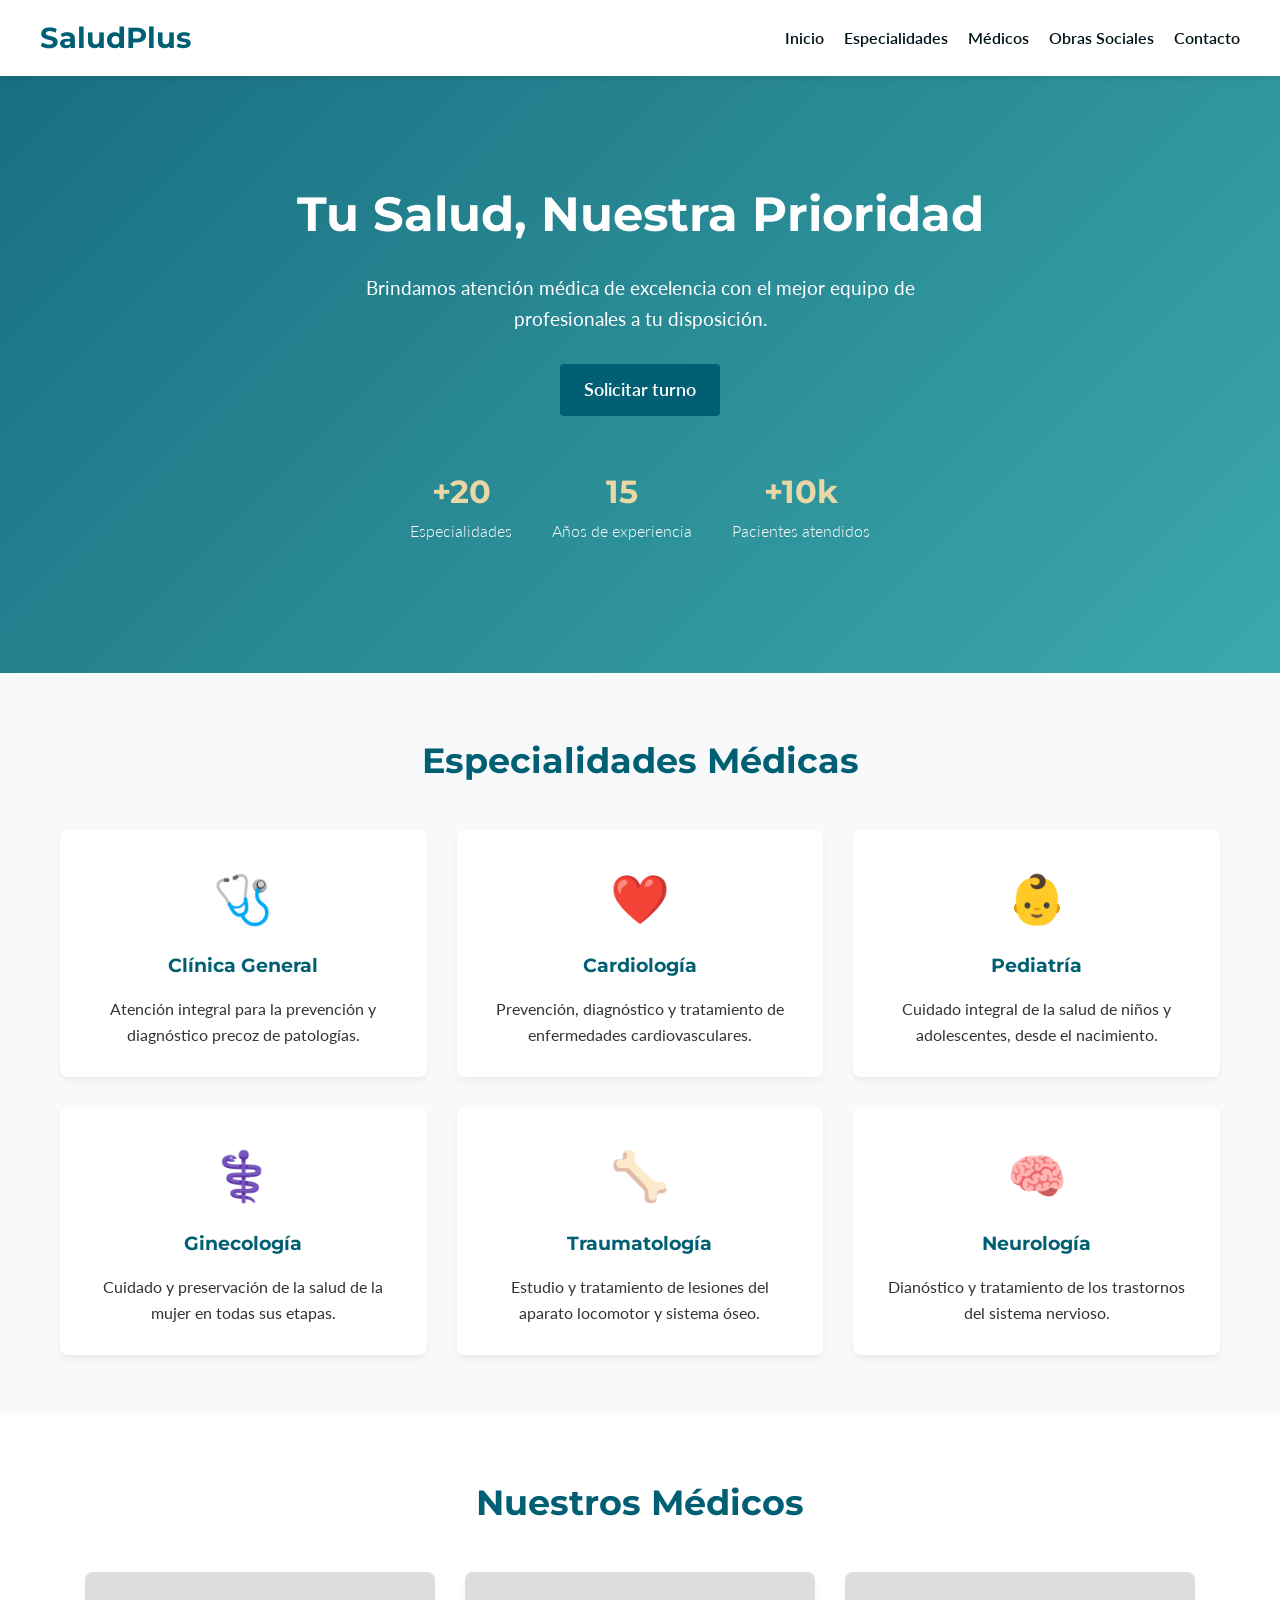
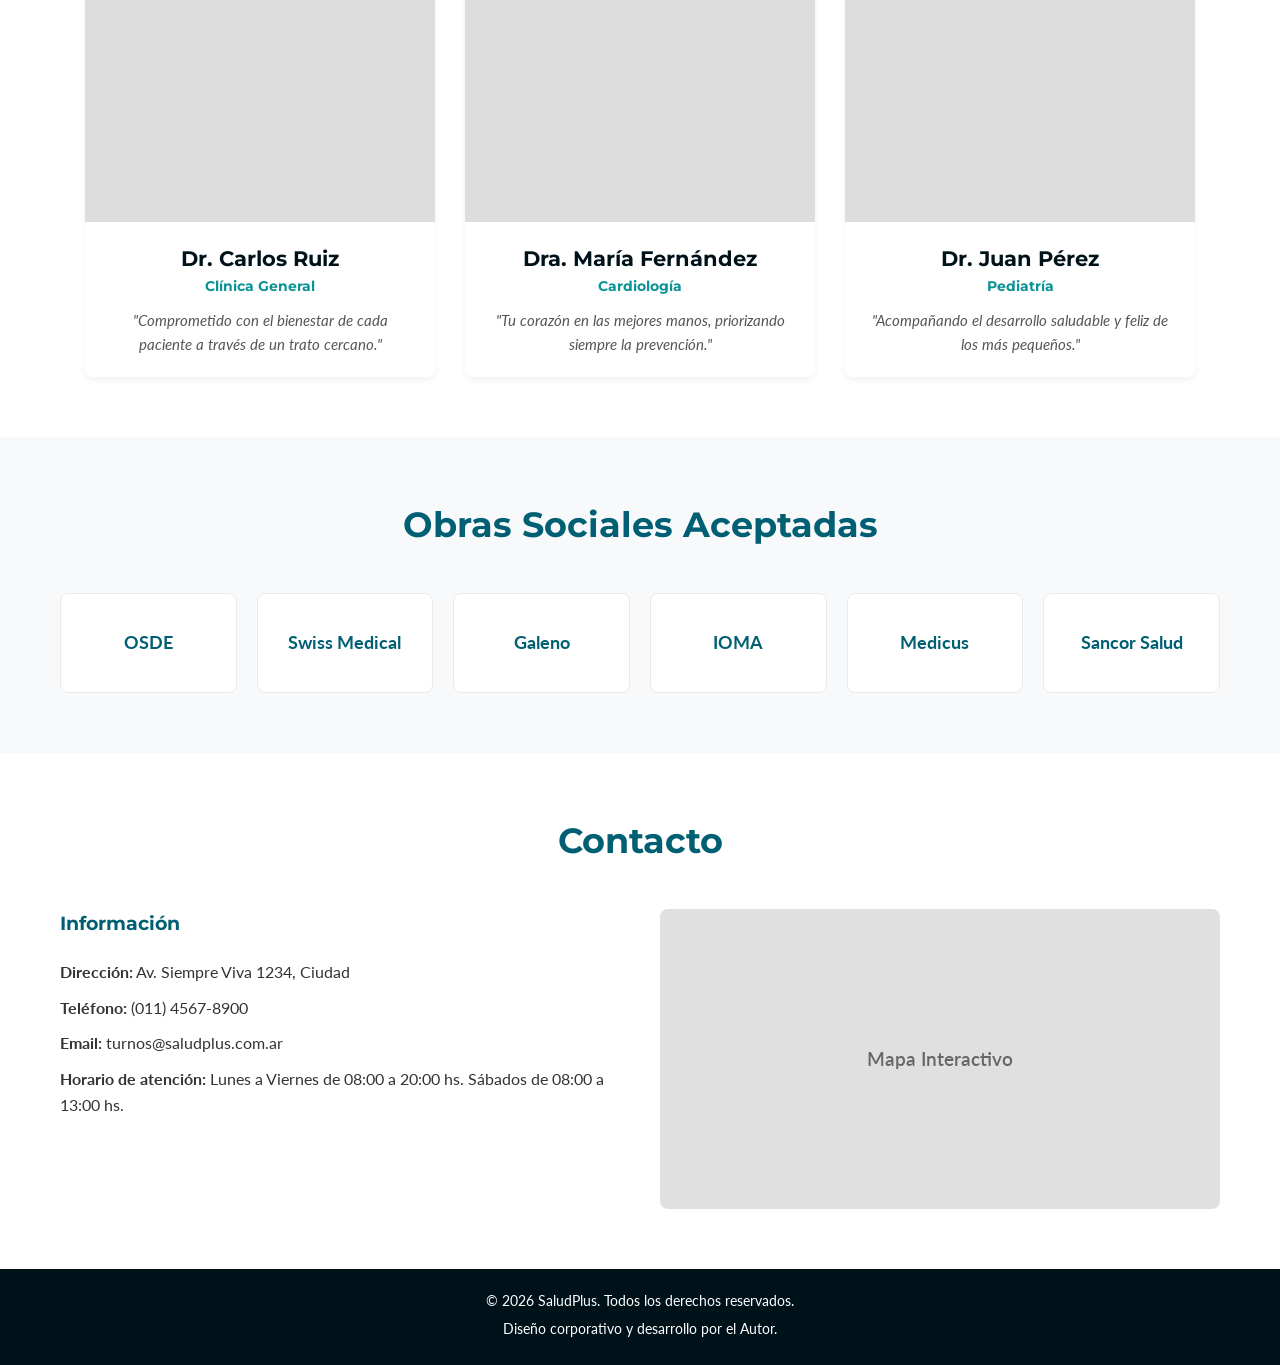
<file: index.html>
<!DOCTYPE html>
<html lang="es">
<head>
    <meta charset="UTF-8">
    <meta name="viewport" content="width=device-width, initial-scale=1.0">
    <title>SaludPlus - Clínica Médica</title>
    <link rel="stylesheet" href="css/styles.css">
    <link rel="preconnect" href="https://fonts.googleapis.com">
    <link rel="preconnect" href="https://fonts.gstatic.com" crossorigin>
    <link href="https://fonts.googleapis.com/css2?family=Lato:wght@300;400;700&family=Montserrat:wght@400;600;700&display=swap" rel="stylesheet">
</head>
<body>
    <!-- 1. Encabezado (Header) -->
    <header class="header">
        <div class="logo">SaludPlus</div>
        <nav class="nav">
            <ul>
                <li><a href="#inicio">Inicio</a></li>
                <li><a href="#especialidades">Especialidades</a></li>
                <li><a href="#medicos">Médicos</a></li>
                <li><a href="#obras-sociales">Obras Sociales</a></li>
                <li><a href="#contacto">Contacto</a></li>
            </ul>
        </nav>
    </header>

    <main>
        <!-- 2. Sección Hero -->
        <section id="inicio" class="hero">
            <div class="hero-content">
                <h1>Tu Salud, Nuestra Prioridad</h1>
                <p>Brindamos atención médica de excelencia con el mejor equipo de profesionales a tu disposición.</p>
                <a href="turnos.html" class="btn-primary">Solicitar turno</a>
                <div class="trust-indicators">
                    <div class="indicator">
                        <h3>+20</h3>
                        <p>Especialidades</p>
                    </div>
                    <div class="indicator">
                        <h3>15</h3>
                        <p>Años de experiencia</p>
                    </div>
                    <div class="indicator">
                        <h3>+10k</h3>
                        <p>Pacientes atendidos</p>
                    </div>
                </div>
            </div>
        </section>

        <!-- 3. Especialidades Médicas -->
        <section id="especialidades" class="section bg-light">
            <div class="container">
                <h2 class="section-title">Especialidades Médicas</h2>
                <div class="grid-especialidades">
                    <div class="card-especialidad">
                        <div class="icon">🩺</div>
                        <h3>Clínica General</h3>
                        <p>Atención integral para la prevención y diagnóstico precoz de patologías.</p>
                    </div>
                    <div class="card-especialidad">
                        <div class="icon">❤️</div>
                        <h3>Cardiología</h3>
                        <p>Prevención, diagnóstico y tratamiento de enfermedades cardiovasculares.</p>
                    </div>
                    <div class="card-especialidad">
                        <div class="icon">👶</div>
                        <h3>Pediatría</h3>
                        <p>Cuidado integral de la salud de niños y adolescentes, desde el nacimiento.</p>
                    </div>
                    <div class="card-especialidad">
                        <div class="icon">⚕️</div>
                        <h3>Ginecología</h3>
                        <p>Cuidado y preservación de la salud de la mujer en todas sus etapas.</p>
                    </div>
                    <div class="card-especialidad">
                        <div class="icon">🦴</div>
                        <h3>Traumatología</h3>
                        <p>Estudio y tratamiento de lesiones del aparato locomotor y sistema óseo.</p>
                    </div>
                    <div class="card-especialidad">
                        <div class="icon">🧠</div>
                        <h3>Neurología</h3>
                        <p>Dianóstico y tratamiento de los trastornos del sistema nervioso.</p>
                    </div>
                </div>
            </div>
        </section>

        <!-- 4. Nuestros Médicos -->
        <section id="medicos" class="section">
            <div class="container">
                <h2 class="section-title">Nuestros Médicos</h2>
                <div class="flex-medicos">
                    <div class="card-medico">
                        <div class="medico-img-placeholder"></div>
                        <div class="medico-info">
                            <h3>Dr. Carlos Ruiz</h3>
                            <h4 class="especialidad">Clínica General</h4>
                            <p>"Comprometido con el bienestar de cada paciente a través de un trato cercano."</p>
                        </div>
                    </div>
                    <div class="card-medico">
                        <div class="medico-img-placeholder"></div>
                        <div class="medico-info">
                            <h3>Dra. María Fernández</h3>
                            <h4 class="especialidad">Cardiología</h4>
                            <p>"Tu corazón en las mejores manos, priorizando siempre la prevención."</p>
                        </div>
                    </div>
                    <div class="card-medico">
                        <div class="medico-img-placeholder"></div>
                        <div class="medico-info">
                            <h3>Dr. Juan Pérez</h3>
                            <h4 class="especialidad">Pediatría</h4>
                            <p>"Acompañando el desarrollo saludable y feliz de los más pequeños."</p>
                        </div>
                    </div>
                </div>
            </div>
        </section>

        <!-- 5. Obras Sociales -->
        <section id="obras-sociales" class="section bg-light">
            <div class="container">
                <h2 class="section-title">Obras Sociales Aceptadas</h2>
                <div class="grid-obras-sociales">
                    <div class="obra-social">OSDE</div>
                    <div class="obra-social">Swiss Medical</div>
                    <div class="obra-social">Galeno</div>
                    <div class="obra-social">IOMA</div>
                    <div class="obra-social">Medicus</div>
                    <div class="obra-social">Sancor Salud</div>
                </div>
            </div>
        </section>

        <!-- 6. Contacto y Footer -->
        <section id="contacto" class="section">
            <div class="container">
                <h2 class="section-title">Contacto</h2>
                <div class="contacto-content">
                    <div class="datos-contacto">
                        <h3>Información</h3>
                        <p><strong>Dirección:</strong> Av. Siempre Viva 1234, Ciudad</p>
                        <p><strong>Teléfono:</strong> (011) 4567-8900</p>
                        <p><strong>Email:</strong> turnos@saludplus.com.ar</p>
                        <p><strong>Horario de atención:</strong> Lunes a Viernes de 08:00 a 20:00 hs. Sábados de 08:00 a 13:00 hs.</p>
                    </div>
                    <div class="mapa-placeholder">
                        <p>Mapa Interactivo</p>
                    </div>
                </div>
            </div>
        </section>
    </main>

    <footer class="footer">
        <div class="container">
            <p>&copy; 2026 SaludPlus. Todos los derechos reservados.</p>
            <p>Diseño corporativo y desarrollo por el Autor.</p>
        </div>
    </footer>
</body>
</html>
</file>
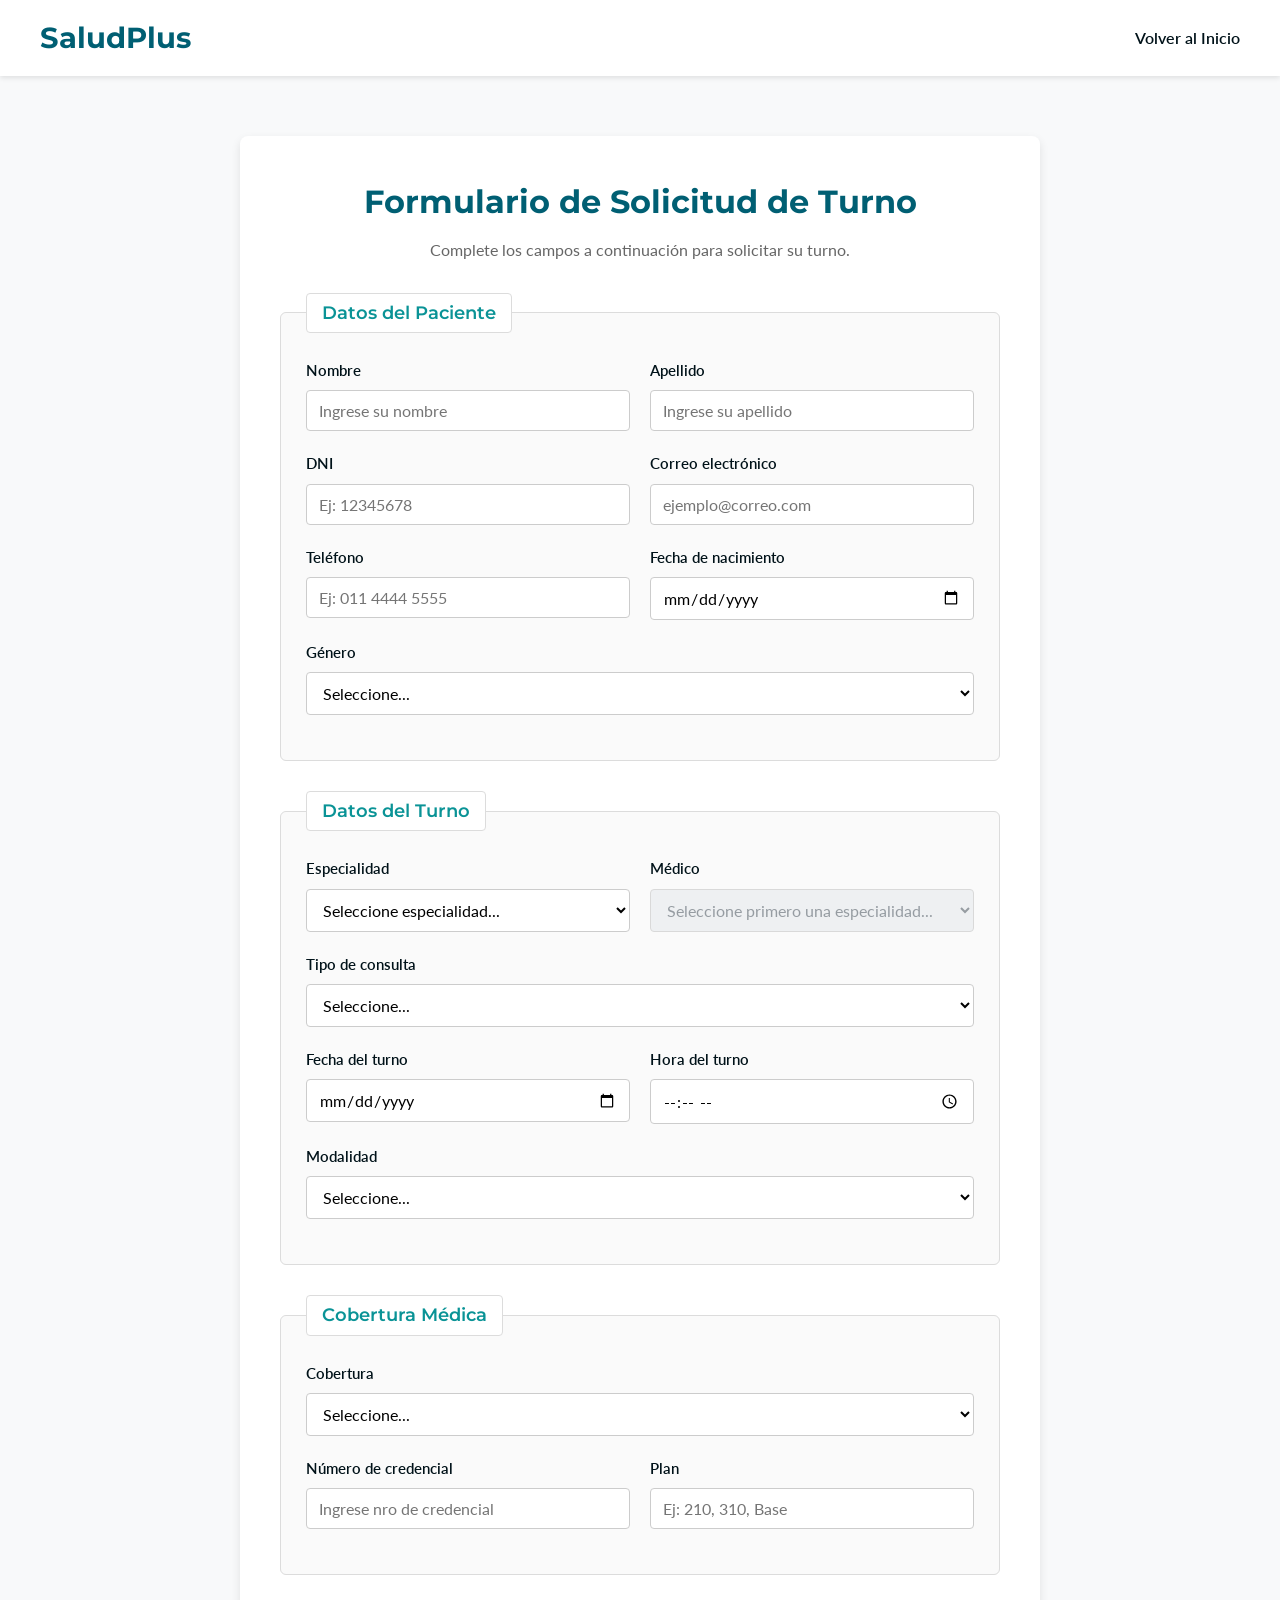
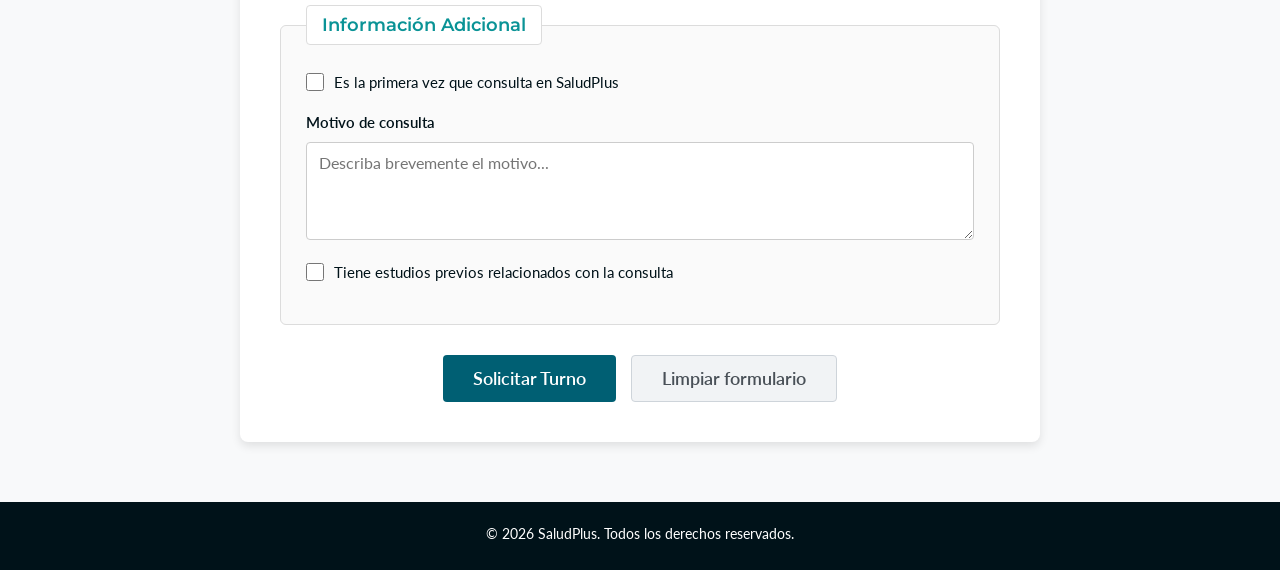
<file: turnos.html>
<!DOCTYPE html>
<html lang="es">
<head>
    <meta charset="UTF-8">
    <meta name="viewport" content="width=device-width, initial-scale=1.0">
    <title>Solicitar Turno - SaludPlus</title>
    <link rel="stylesheet" href="css/styles.css">
    <link rel="stylesheet" href="css/turnos.css">
    <link rel="preconnect" href="https://fonts.googleapis.com">
    <link rel="preconnect" href="https://fonts.gstatic.com" crossorigin>
    <link href="https://fonts.googleapis.com/css2?family=Lato:wght@300;400;700&family=Montserrat:wght@400;600;700&display=swap" rel="stylesheet">
</head>
<body>
    <header class="header">
        <div class="logo">SaludPlus</div>
        <nav class="nav">
            <ul>
                <li><a href="index.html">Volver al Inicio</a></li>
            </ul>
        </nav>
    </header>

    <main class="main-form">
        <div class="form-container">
            <h1>Formulario de Solicitud de Turno</h1>
            <p class="form-subtitle">Complete los campos a continuación para solicitar su turno.</p>
            
            <form id="turnoForm" action="#" method="POST">
                
                <!-- Sección 1: Datos del Paciente -->
                <fieldset>
                    <legend>Datos del Paciente</legend>
                    <div class="form-group-row">
                        <div class="form-group">
                            <label for="nombre">Nombre</label>
                            <input type="text" id="nombre" name="nombre" placeholder="Ingrese su nombre" required>
                        </div>
                        <div class="form-group">
                            <label for="apellido">Apellido</label>
                            <input type="text" id="apellido" name="apellido" placeholder="Ingrese su apellido" required>
                        </div>
                    </div>
                    
                    <div class="form-group-row">
                        <div class="form-group">
                            <label for="dni">DNI</label>
                            <input type="text" id="dni" name="dni" placeholder="Ej: 12345678" required>
                        </div>
                        <div class="form-group">
                            <label for="email">Correo electrónico</label>
                            <input type="email" id="email" name="email" placeholder="ejemplo@correo.com" required>
                        </div>
                    </div>

                    <div class="form-group-row">
                        <div class="form-group">
                            <label for="telefono">Teléfono</label>
                            <input type="tel" id="telefono" name="telefono" placeholder="Ej: 011 4444 5555" required>
                        </div>
                        <div class="form-group">
                            <label for="fechaNacimiento">Fecha de nacimiento</label>
                            <input type="date" id="fechaNacimiento" name="fechaNacimiento" required>
                        </div>
                    </div>
                    
                    <div class="form-group">
                        <label for="genero">Género</label>
                        <select id="genero" name="genero" required>
                            <option value="">Seleccione...</option>
                            <option value="masculino">Masculino</option>
                            <option value="femenino">Femenino</option>
                            <option value="otro">Otro</option>
                            <option value="prefiero no especificar">Prefiero no especificar</option>
                        </select>
                    </div>
                </fieldset>

                <!-- Sección 2: Datos del Turno -->
                <fieldset>
                    <legend>Datos del Turno</legend>
                    <div class="form-group-row">
                        <div class="form-group">
                            <label for="especialidad">Especialidad</label>
                            <select id="especialidad" name="especialidad" required>
                                <option value="">Seleccione especialidad...</option>
                                <option value="clinica_general">Clínica General</option>
                                <option value="cardiologia">Cardiología</option>
                                <option value="pediatria">Pediatría</option>
                                <option value="ginecologia">Ginecología</option>
                                <option value="traumatologia">Traumatología</option>
                                <option value="neurologia">Neurología</option>
                            </select>
                        </div>
                        <div class="form-group">
                            <label for="medico">Médico</label>
                            <select id="medico" name="medico" disabled required>
                                <option value="">Seleccione primero una especialidad...</option>
                            </select>
                        </div>
                    </div>

                    <div class="form-group">
                        <label for="tipoConsulta">Tipo de consulta</label>
                        <select id="tipoConsulta" name="tipoConsulta" required>
                            <option value="">Seleccione...</option>
                            <option value="primera">Primera consulta</option>
                            <option value="control">Control</option>
                            <option value="resultado">Resultado de estudios</option>
                        </select>
                    </div>

                    <div class="form-group-row">
                        <div class="form-group">
                            <label for="fechaTurno">Fecha del turno</label>
                            <input type="date" id="fechaTurno" name="fechaTurno" required>
                        </div>
                        <div class="form-group">
                            <label for="horaTurno">Hora del turno</label>
                            <input type="time" id="horaTurno" name="horaTurno" required>
                        </div>
                    </div>

                    <div class="form-group">
                        <label for="modalidad">Modalidad</label>
                        <select id="modalidad" name="modalidad" required>
                            <option value="">Seleccione...</option>
                            <option value="presencial">Presencial</option>
                            <option value="videoconsulta">Videoconsulta</option>
                        </select>
                    </div>

                    <!-- Condicional: Solo visible si modalidad es Videoconsulta -->
                    <div class="form-group hidden" id="groupPlataforma">
                        <label for="plataforma">Plataforma preferida</label>
                        <select id="plataforma" name="plataforma">
                            <option value="">Seleccione...</option>
                            <option value="zoom">Zoom</option>
                            <option value="google_meet">Google Meet</option>
                            <option value="teams">Teams</option>
                        </select>
                    </div>
                </fieldset>

                <!-- Sección 3: Cobertura Medica -->
                <fieldset>
                    <legend>Cobertura Médica</legend>
                    <div class="form-group">
                        <label for="cobertura">Cobertura</label>
                        <select id="cobertura" name="cobertura" required>
                            <option value="">Seleccione...</option>
                            <option value="osde">OSDE</option>
                            <option value="swiss_medical">Swiss Medical</option>
                            <option value="galeno">Galeno</option>
                            <option value="ioma">IOMA</option>
                            <option value="medicus">Medicus</option>
                            <option value="sancor_salud">Sancor Salud</option>
                            <option value="particular">Particular</option>
                        </select>
                    </div>

                    <!-- Condicional: Oculto si la cobertura es "Particular" -->
                    <div class="form-group-row" id="groupCredencialPlan">
                        <div class="form-group">
                            <label for="credencial">Número de credencial</label>
                            <input type="text" id="credencial" name="credencial" placeholder="Ingrese nro de credencial">
                        </div>
                        <div class="form-group">
                            <label for="plan">Plan</label>
                            <input type="text" id="plan" name="plan" placeholder="Ej: 210, 310, Base">
                        </div>
                    </div>
                </fieldset>

                <!-- Sección 4: Informacion Adicional -->
                <fieldset>
                    <legend>Información Adicional</legend>
                    
                    <div class="form-group-checkbox">
                        <input type="checkbox" id="primeraVisita" name="primeraVisita">
                        <label for="primeraVisita">Es la primera vez que consulta en SaludPlus</label>
                    </div>

                    <!-- Condicional: Visible solo si el checkbox "primeraVisita" esta marcado -->
                    <div class="form-group hidden" id="groupComoNosConocio">
                        <label for="comoNosConocio">¿Cómo nos conoció?</label>
                        <select id="comoNosConocio" name="comoNosConocio">
                            <option value="">Seleccione...</option>
                            <option value="internet">Búsqueda en internet</option>
                            <option value="recomendacion">Recomendación de un conocido</option>
                            <option value="redes">Redes sociales</option>
                            <option value="otro">Otro</option>
                        </select>
                    </div>

                    <div class="form-group">
                        <label for="motivoConsulta">Motivo de consulta</label>
                        <textarea id="motivoConsulta" name="motivoConsulta" rows="4" placeholder="Describa brevemente el motivo..." required></textarea>
                    </div>

                    <div class="form-group-checkbox">
                        <input type="checkbox" id="estudiosPrevios" name="estudiosPrevios">
                        <label for="estudiosPrevios">Tiene estudios previos relacionados con la consulta</label>
                    </div>

                    <!-- Condicional: Visible solo si "estudiosPrevios" esta marcado -->
                    <div class="form-group hidden" id="groupDescripcionEstudios">
                        <label for="descripcionEstudios">Descripción de estudios</label>
                        <textarea id="descripcionEstudios" name="descripcionEstudios" rows="3" placeholder="Describa los estudios previos..."></textarea>
                    </div>
                </fieldset>

                <div class="form-actions">
                    <button type="submit" class="btn-submit">Solicitar Turno</button>
                    <button type="reset" class="btn-reset">Limpiar formulario</button>
                </div>
            </form>
        </div>
    </main>
    
    <footer class="footer">
        <div class="container">
            <p>&copy; 2026 SaludPlus. Todos los derechos reservados.</p>
        </div>
    </footer>
    
    <script src="js/validaciones.js"></script>
</body>
</html>
</file>
<file: css/styles.css>
:root {
    --primary-color: #005f73;
    --secondary-color: #0a9396;
    --accent-color: #e9d8a6;
    --dark-color: #001219;
    --light-bg: #f8f9fa;
    --text-color: #333333;
    --white: #ffffff;
}

* {
    box-sizing: border-box;
    margin: 0;
    padding: 0;
}

body {
    font-family: 'Lato', sans-serif;
    color: var(--text-color);
    line-height: 1.6;
}

h1, h2, h3, h4, .logo {
    font-family: 'Montserrat', sans-serif;
}

a {
    text-decoration: none;
    color: inherit;
}

ul {
    list-style: none;
}

.container {
    max-width: 1200px;
    margin: 0 auto;
    padding: 0 20px;
}

.section {
    padding: 60px 0;
}

.section-title {
    text-align: center;
    font-size: 2.2rem;
    color: var(--primary-color);
    margin-bottom: 40px;
}

.bg-light {
    background-color: var(--light-bg);
}

.btn-primary {
    display: inline-block;
    background-color: var(--primary-color);
    color: var(--white);
    padding: 12px 24px;
    border-radius: 4px;
    font-weight: 600;
    font-size: 1.1rem;
    transition: background-color 0.3s ease;
}

.btn-primary:hover {
    background-color: var(--secondary-color);
}

/* 1. Header */
.header {
    background-color: var(--white);
    display: flex;
    justify-content: space-between;
    align-items: center;
    padding: 15px 40px;
    box-shadow: 0 2px 5px rgba(0,0,0,0.1);
    position: sticky;
    top: 0;
    z-index: 1000;
}

.logo {
    font-size: 1.8rem;
    font-weight: 700;
    color: var(--primary-color);
}

.nav ul {
    display: flex;
    gap: 20px;
}

.nav a {
    font-weight: 600;
    color: var(--dark-color);
    transition: color 0.3s ease;
}

.nav a:hover {
    color: var(--secondary-color);
}

/* 2. Hero Section */
.hero {
    background: linear-gradient(135deg, rgba(0,95,115,0.9) 0%, rgba(10,147,150,0.8) 100%), url('https://via.placeholder.com/1920x600/ccc/fff?text=Clínica+Médica') center/cover no-repeat;
    color: var(--white);
    text-align: center;
    padding: 100px 20px;
}

.hero-content h1 {
    font-size: 3rem;
    margin-bottom: 20px;
}

.hero-content p {
    font-size: 1.2rem;
    max-width: 600px;
    margin: 0 auto 30px;
}

.trust-indicators {
    display: flex;
    justify-content: center;
    gap: 40px;
    margin-top: 50px;
}

.indicator h3 {
    font-size: 2rem;
    color: var(--accent-color);
}

.indicator p {
    font-size: 1rem;
    font-weight: 300;
}

/* 3. Especialidades Médicas (CSS Grid) */
.grid-especialidades {
    display: grid;
    grid-template-columns: repeat(auto-fit, minmax(300px, 1fr));
    gap: 30px;
}

.card-especialidad {
    background-color: var(--white);
    padding: 30px;
    border-radius: 8px;
    text-align: center;
    box-shadow: 0 4px 6px rgba(0,0,0,0.05);
    transition: transform 0.3s ease;
}

.card-especialidad:hover {
    transform: translateY(-5px);
}

.card-especialidad .icon {
    font-size: 3rem;
    margin-bottom: 15px;
}

.card-especialidad h3 {
    color: var(--primary-color);
    margin-bottom: 15px;
}

/* 4. Nuestros Médicos (Flexbox) */
.flex-medicos {
    display: flex;
    flex-wrap: wrap;
    justify-content: center;
    gap: 30px;
}

.card-medico {
    flex: 1 1 300px;
    max-width: 350px;
    background-color: var(--white);
    border-radius: 8px;
    overflow: hidden;
    box-shadow: 0 4px 6px rgba(0,0,0,0.05);
}

.medico-img-placeholder {
    height: 250px;
    background-color: #ddd;
    display: flex;
    align-items: center;
    justify-content: center;
}

.medico-info {
    padding: 20px;
    text-align: center;
}

.medico-info h3 {
    font-size: 1.3rem;
    color: var(--dark-color);
}

.medico-info .especialidad {
    color: var(--secondary-color);
    margin-bottom: 10px;
    font-size: 0.9rem;
}

.medico-info p {
    font-style: italic;
    font-size: 0.95rem;
    color: #555;
}

/* 5. Obras Sociales */
.grid-obras-sociales {
    display: grid;
    grid-template-columns: repeat(auto-fit, minmax(150px, 1fr));
    gap: 20px;
}

.obra-social {
    background-color: var(--white);
    padding: 30px 15px;
    text-align: center;
    border: 1px solid #eaeaea;
    border-radius: 8px;
    font-weight: 700;
    color: var(--primary-color);
    font-size: 1.1rem;
    display: flex;
    align-items: center;
    justify-content: center;
    min-height: 100px;
}

/* 6. Contacto y Footer */
.contacto-content {
    display: flex;
    flex-wrap: wrap;
    gap: 40px;
}

.datos-contacto {
    flex: 1 1 300px;
}

.datos-contacto h3 {
    margin-bottom: 20px;
    color: var(--primary-color);
}

.datos-contacto p {
    margin-bottom: 10px;
}

.mapa-placeholder {
    flex: 1 1 300px;
    background-color: #e0e0e0;
    min-height: 300px;
    border-radius: 8px;
    display: flex;
    align-items: center;
    justify-content: center;
    color: #666;
    font-weight: 600;
    font-size: 1.2rem;
}

.footer {
    background-color: var(--dark-color);
    color: var(--white);
    text-align: center;
    padding: 20px 0;
}

.footer p {
    margin-bottom: 5px;
    font-size: 0.9rem;
}

/* Media Query Responsive */
@media (max-width: 768px) {
    .header {
        flex-direction: column;
        gap: 15px;
    }

    .nav ul {
        flex-wrap: wrap;
        justify-content: center;
    }

    .trust-indicators {
        flex-direction: column;
        gap: 20px;
    }
}
</file>
<file: css/turnos.css>
/* Estilos específicos para el formulario de Turnos */

.main-form {
    padding: 60px 20px;
    background-color: var(--light-bg);
}

.form-container {
    max-width: 800px;
    margin: 0 auto;
    background-color: var(--white);
    padding: 40px;
    border-radius: 8px;
    box-shadow: 0 4px 10px rgba(0, 0, 0, 0.1);
}

.form-container h1 {
    text-align: center;
    color: var(--primary-color);
    margin-bottom: 10px;
    font-size: 2rem;
}

.form-subtitle {
    text-align: center;
    color: #666;
    margin-bottom: 30px;
}

fieldset {
    border: 1px solid #dcdcdc;
    border-radius: 6px;
    padding: 25px;
    margin-bottom: 30px;
    background-color: #fafafa;
}

legend {
    font-family: 'Montserrat', sans-serif;
    font-weight: 600;
    color: var(--secondary-color);
    background-color: var(--white);
    padding: 5px 15px;
    border: 1px solid #dcdcdc;
    border-radius: 4px;
    font-size: 1.1rem;
}

.form-group {
    margin-bottom: 20px;
    display: flex;
    flex-direction: column;
}

.form-group-row {
    display: flex;
    gap: 20px;
}

.form-group-row .form-group {
    flex: 1;
}

label {
    font-weight: 600;
    margin-bottom: 8px;
    color: var(--dark-color);
    font-size: 0.95rem;
}

input[type="text"],
input[type="email"],
input[type="tel"],
input[type="date"],
input[type="time"],
select,
textarea {
    width: 100%;
    padding: 10px 12px;
    border: 1px solid #ccc;
    border-radius: 4px;
    font-family: 'Lato', sans-serif;
    font-size: 1rem;
    background-color: var(--white);
    transition: border-color 0.3s ease, box-shadow 0.3s ease;
}

input:focus,
select:focus,
textarea:focus {
    outline: none;
    border-color: var(--primary-color);
    box-shadow: 0 0 0 3px rgba(0, 95, 115, 0.1);
}

input:hover:not(:disabled),
select:hover:not(:disabled),
textarea:hover:not(:disabled) {
    border-color: var(--secondary-color);
}

input:disabled, select:disabled {
    background-color: #e9ecef;
    cursor: not-allowed;
    color: #6c757d;
}

.form-group-checkbox {
    margin-bottom: 15px;
    display: flex;
    align-items: center;
    gap: 10px;
}

.form-group-checkbox input[type="checkbox"] {
    width: 18px;
    height: 18px;
    cursor: pointer;
}

.form-group-checkbox label {
    margin-bottom: 0;
    font-weight: normal;
    cursor: pointer;
}

textarea {
    resize: vertical;
}

/* Campos ocultos por defecto */
.hidden {
    display: none !important;
}

/* Acciones del formulario (Botones) */
.form-actions {
    display: flex;
    gap: 15px;
    justify-content: center;
    margin-top: 20px;
}

button {
    padding: 12px 30px;
    font-size: 1.1rem;
    font-weight: 600;
    border-radius: 4px;
    border: none;
    cursor: pointer;
    font-family: 'Lato', sans-serif;
    transition: all 0.3s ease;
}

.btn-submit {
    background-color: var(--primary-color);
    color: var(--white);
}

.btn-submit:hover {
    background-color: var(--secondary-color);
    box-shadow: 0 2px 8px rgba(0,0,0,0.2);
}

.btn-reset {
    background-color: #f1f3f5;
    color: #495057;
    border: 1px solid #ced4da;
}

.btn-reset:hover {
    background-color: #e9ecef;
    border-color: #adb5bd;
}

/* Responsive */
@media (max-width: 600px) {
    .form-group-row {
        flex-direction: column;
        gap: 0;
    }
    
    .form-actions {
        flex-direction: column;
    }
}
/* Clases de Validaci�n */
.campo-error { border: 1px solid red !important; background-color: #ffe6e6 !important; }
.campo-ok { border: 1px solid green !important; background-color: #e6ffe6 !important; }
.mensaje-error { display: block; color: red; font-size: 0.8rem; margin-top: 5px; }
.success-message { text-align: center; padding: 20px; background-color: #e6ffe6; border: 1px solid green; border-radius: 8px; margin-top: 20px; }
.success-message h2 { color: green; }

.success-turno-id { margin-top: 15px; color: var(--primary-color); }
.success-btn { display: inline-block; margin-top: 10px; }
</file>
